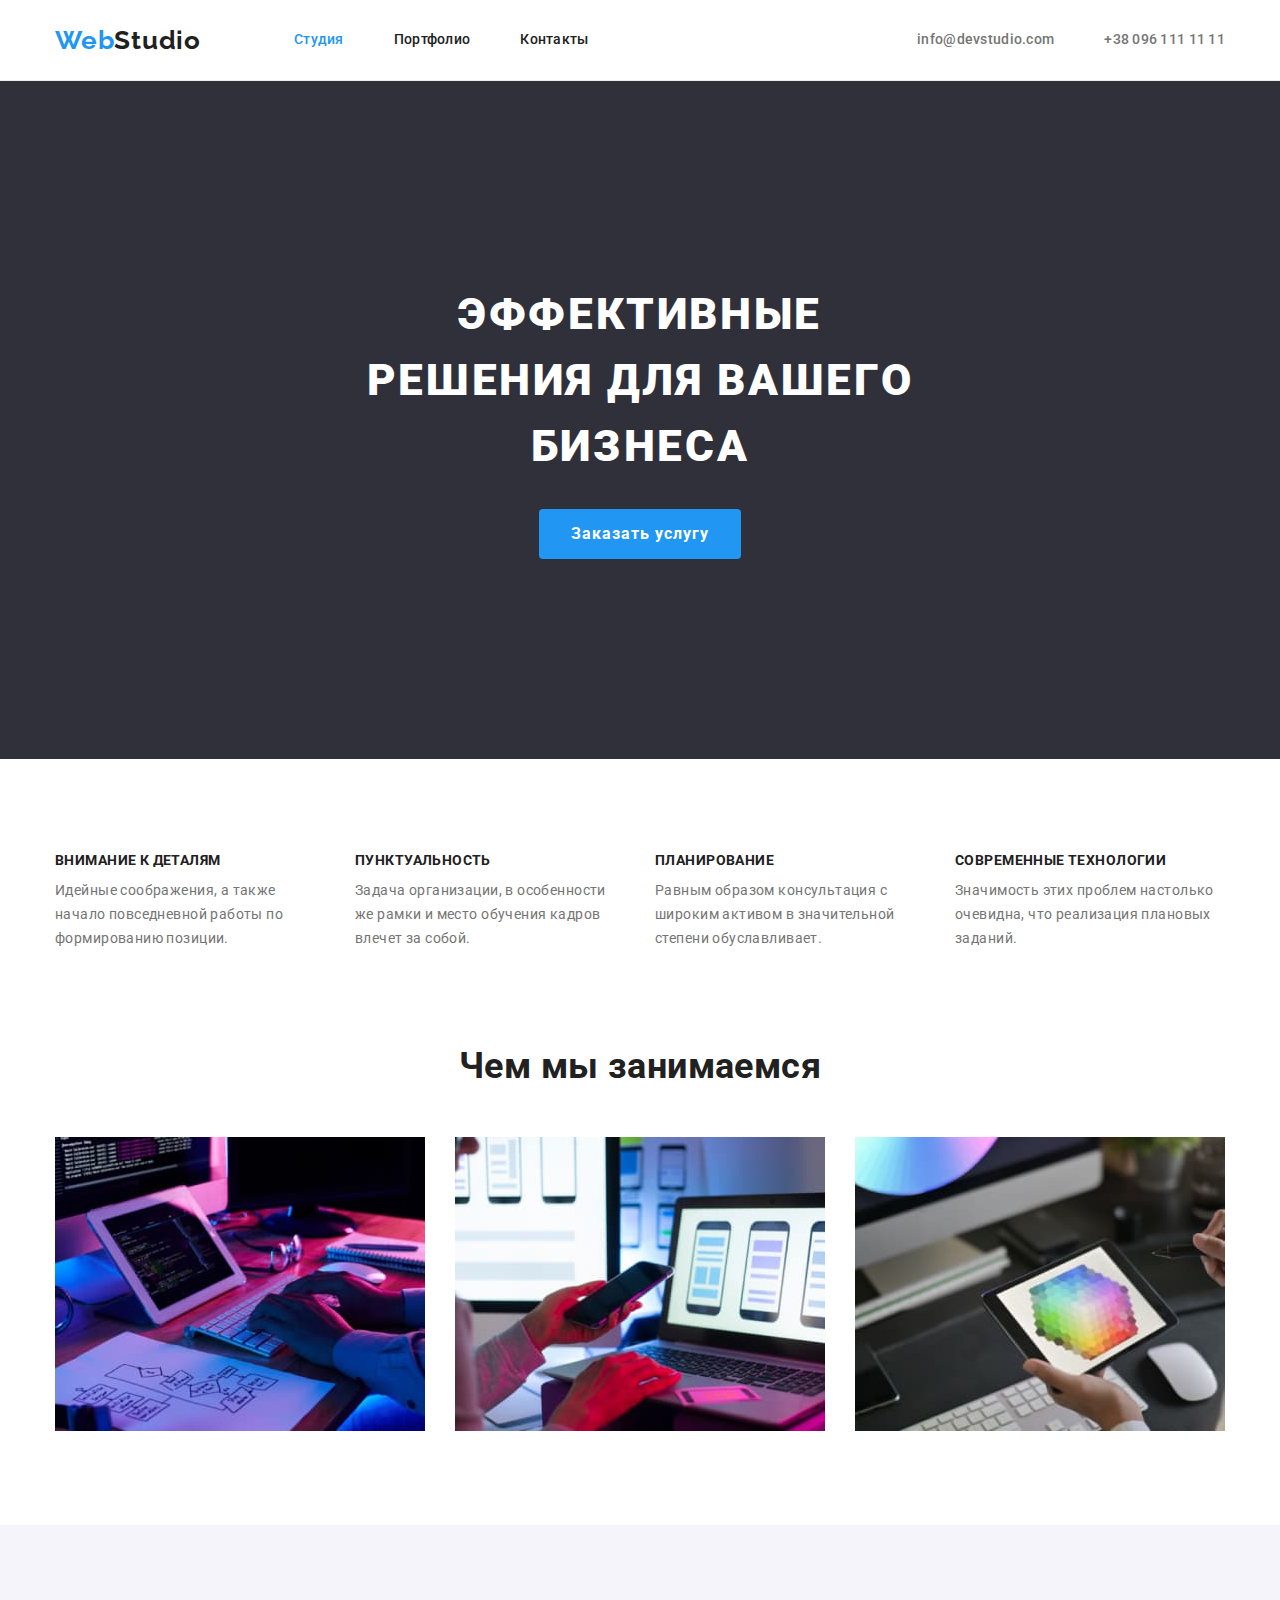
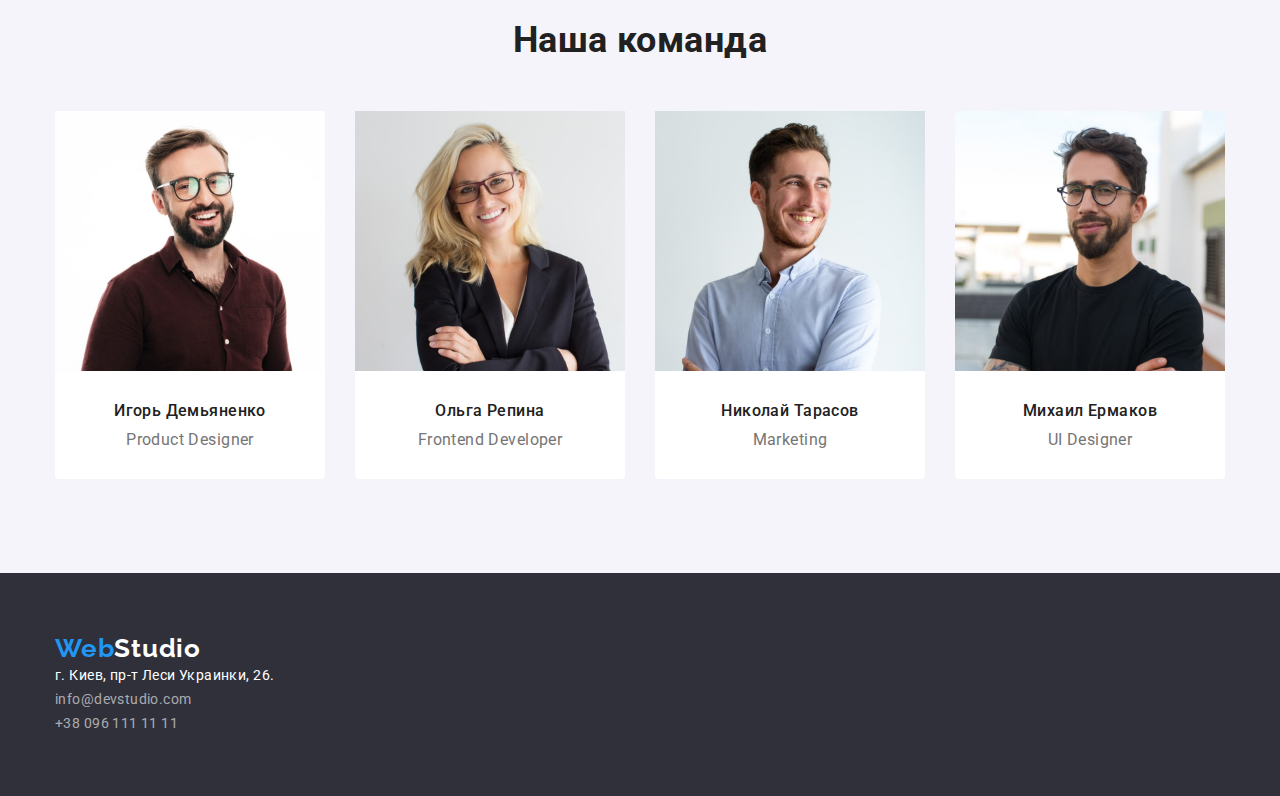
<file: index.html>
<!DOCTYPE html>
<html lang="ru">
  <head>
    <meta charset="UTF-8" />
    <meta http-equiv="X-UA-Compatible" content="IE=edge" />
    <meta name="viewport" content="width=device-width, initial-scale=1.0" />

    <title>Web Studio</title>
    <link
      href="https://fonts.googleapis.com/css2?family=Raleway:wght@700&family=Roboto:wght@400;500;700;900&display=swap"
      rel="stylesheet"
    />
    <link
      rel="stylesheet"
      href="https://cdnjs.cloudflare.com/ajax/libs/modern-normalize/0.6.0/modern-normalize.min.css"
    />
    <link rel="stylesheet" href="./css/styles.css" />
  </head>
  <body>
    <!-- Шапка -->
    <header class="header">
      <nav class="main-nav container">
        <a href="./index.html" class="logo"
          ><span class="logo-web">Web</span>Studio</a
        >

        <ul class="site-nav list">
          <li class="item"><a href="" class="link current">Студия</a></li>
          <li class="item">
            <a href="./portfolio.html" class="link">Портфолио</a>
          </li>
          <li class="item"><a href="" class="link">Контакты</a></li>
        </ul>

        <ul class="contact-header list">
          <li class="item">
            <a href="mailto:info@devstudio.com" class="link"
              >info@devstudio.com</a
            >
          </li>
          <li class="item">
            <a href="tel:+380961111111" class="link">+38 096 111 11 11</a>
          </li>
        </ul>
      </nav>
    </header>

    <main>
      <!-- Герой -->
      <section class="section-hero">
        <div class="container">
          <h1 class="hero-title">Эффективные решения для вашего бизнеса</h1>
          <!-- <a href="" class="button primary">Заказать услугу</a> -->
          <button type="button" class="button primary">Заказать услугу</button>
        </div>
      </section>

      <!-- Преимущества -->
      <section class="section">
        <div class="container">
          <h2 class="section-title visually-hidden">Преимущества</h2>

          <ul class="advantages-list list">
            <li class="item">
              <h3 class="title">Внимание к деталям</h3>
              <p class="text">
                Идейные соображения, а также начало повседневной работы по
                формированию позиции.
              </p>
            </li>
            <li class="item">
              <h3 class="title">Пунктуальность</h3>
              <p class="text">
                Задача организации, в особенности же рамки и место обучения
                кадров влечет за собой.
              </p>
            </li>
            <li class="item">
              <h3 class="title">Планирование</h3>
              <p class="text">
                Равным образом консультация с широким активом в значительной
                степени обуславливает.
              </p>
            </li>
            <li class="item">
              <h3 class="title">Современные технологии</h3>
              <p class="text">
                Значимость этих проблем настолько очевидна, что реализация
                плановых заданий.
              </p>
            </li>
          </ul>
        </div>
      </section>

      <!-- Рабочий процесс -->
      <section class="section">
        <div class="container">
          <h2 class="section-title">Чем мы занимаемся</h2>
          <ul class="work-list list">
            <li class="item">
              <img
                src="./images/laptop.jpg"
                alt="Человек набирает код"
                width="370"
              />
            </li>
            <li class="item">
              <img
                src="./images/phone.jpg"
                alt="Телефон на фоне ноутбука"
                width="370"
              />
            </li>
            <li class="item">
              <img
                src="./images/сolor_palette.jpg"
                alt="Цифровая палитра красок"
                width="370"
              />
            </li>
          </ul>
        </div>
      </section>

      <!-- Команда -->
      <section class="section team">
        <div class="container">
          <h2 class="section-title team">Наша команда</h2>

          <ul class="team-list list">
            <li class="item">
              <img
                src="./images/Igor.jpg"
                alt="Игорь Демьяненко Product Designer"
                width="270"
              />
              <h3 class="title">Игорь Демьяненко</h3>
              <p class="text">Product Designer</p>
            </li>

            <li class="item">
              <img
                src="./images/Olga.jpg"
                alt="Ольга Репина Frontend Developer"
                width="270"
              />
              <h3 class="title">Ольга Репина</h3>
              <p class="text">Frontend Developer</p>
            </li>

            <li class="item">
              <img
                src="./images/Nikolay.jpg"
                alt="Николай Тарасов Marketing"
                width="270"
              />
              <h3 class="title">Николай Тарасов</h3>
              <p class="text">Marketing</p>
            </li>

            <li class="item">
              <img
                src="./images/Mihail.jpg"
                alt="Михаил Ермаков UI Designer"
                width="270"
              />
              <h3 class="title">Михаил Ермаков</h3>
              <p class="text">UI Designer</p>
            </li>
          </ul>
        </div>
      </section>
    </main>

    <!-- Футер -->
    <footer class="footer">
      <div class="container">
        <a href="./index.html" class="logo"
          ><span class="logo-web">Web</span
          ><span class="logo-studio">Studio</span></a
        >
        <!-- Адресс -->
        <address>
          <ul class="list">
            <li>
              <a
                href="https://goo.gl/maps/piqngm7oDQpEDh6u6"
                class="footer-adress"
                target="_blank"
                rel="noopener nofollow noreferrer"
                >г. Киев, пр-т Леси Украинки, 26.</a
              >
            </li>
            <li>
              <a href="mailto:info@devstudio.com" class="footer-mail"
                >info@devstudio.com</a
              >
            </li>
            <li>
              <a href="tel:+380961111111" class="footer-tel"
                >+38 096 111 11 11</a
              >
            </li>
          </ul>
        </address>
      </div>
    </footer>
  </body>
</html>
</file>
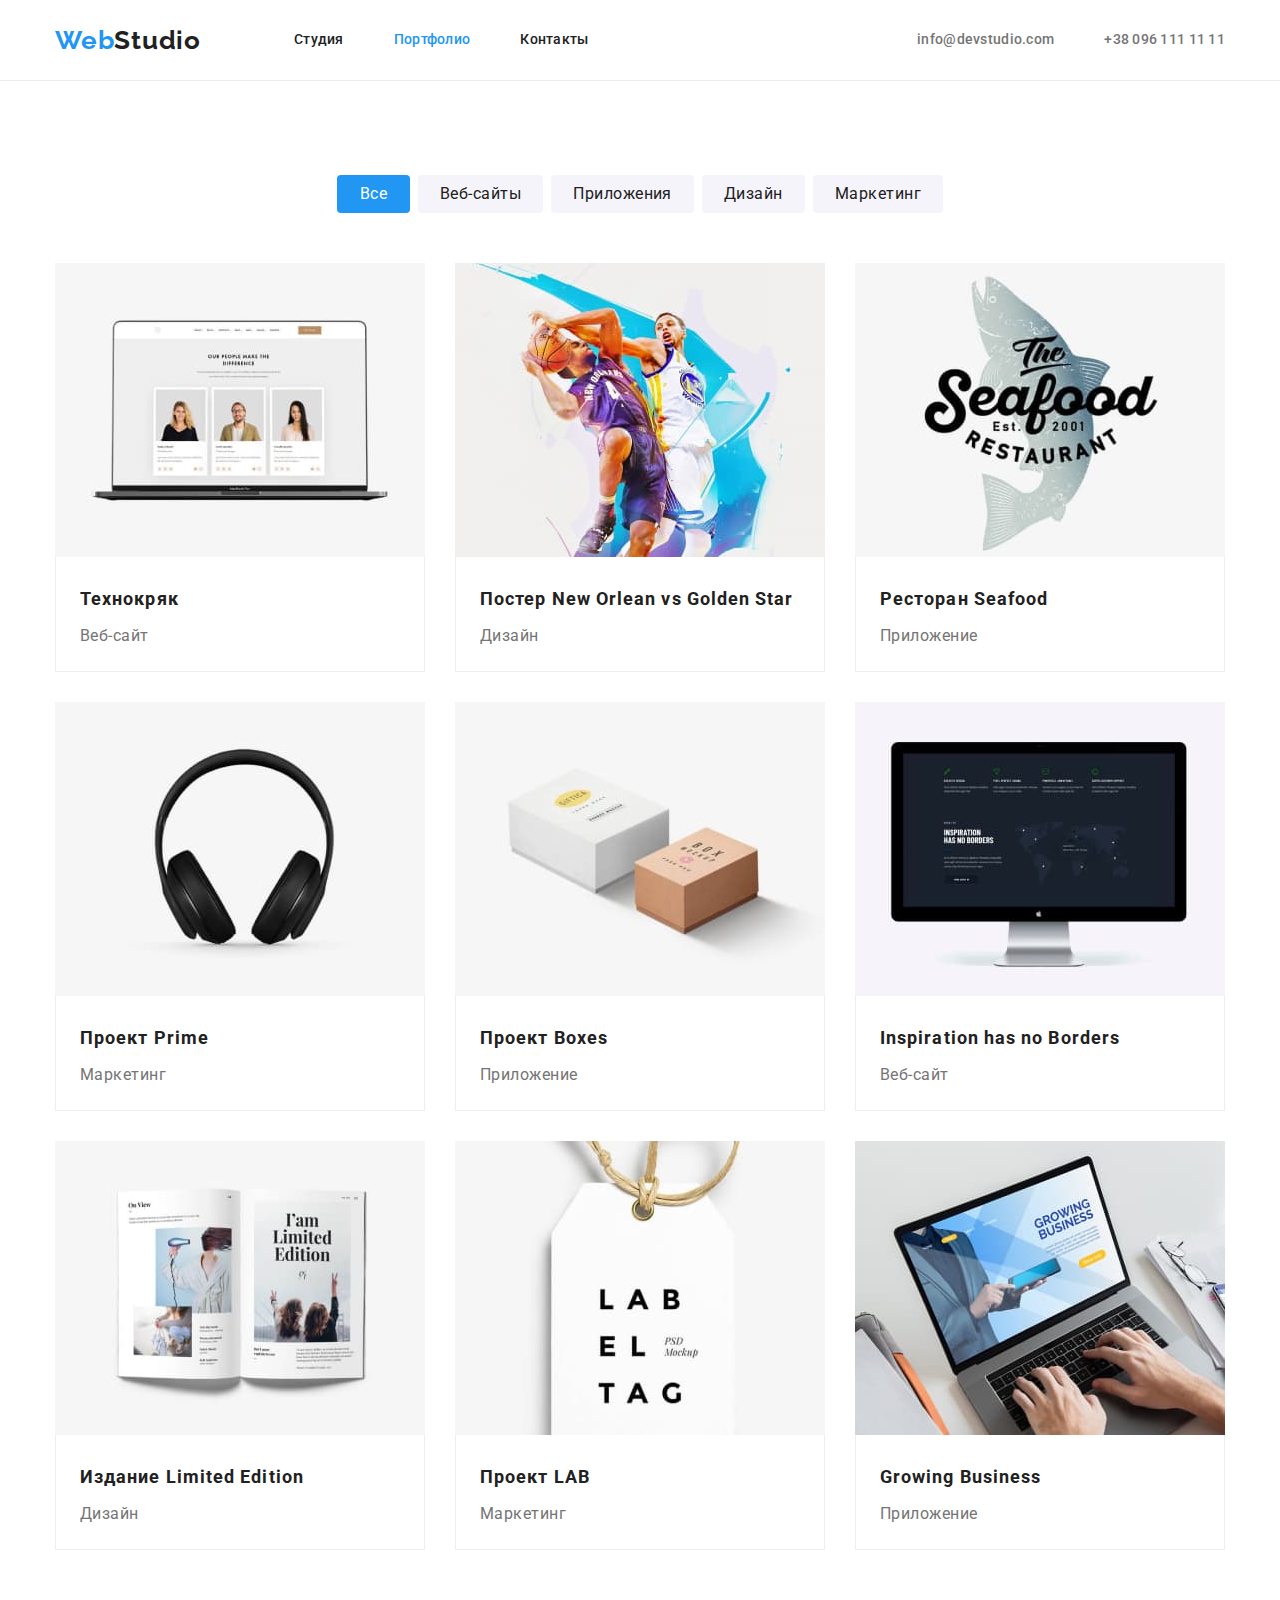
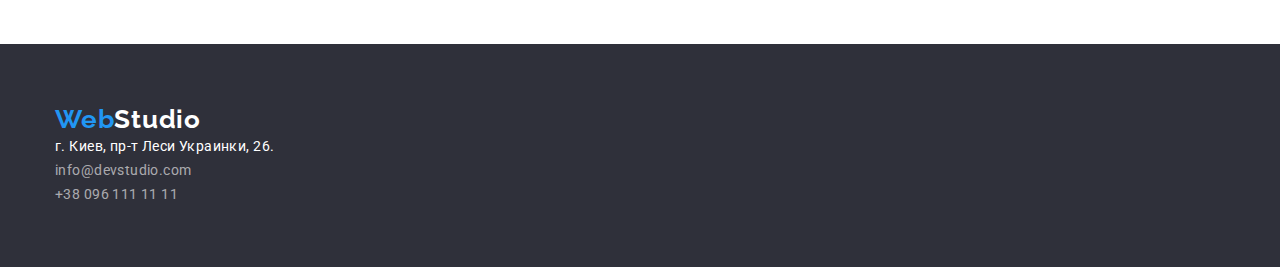
<file: portfolio.html>
<!DOCTYPE html>
<html lang="ru">
  <head>
    <meta charset="UTF-8" />
    <meta http-equiv="X-UA-Compatible" content="IE=edge" />
    <meta name="viewport" content="width=device-width, initial-scale=1.0" />
    <title>Portfolio</title>
    <link
      href="https://fonts.googleapis.com/css2?family=Raleway:wght@700&family=Roboto:wght@400;500;700;900&display=swap"
      rel="stylesheet"
    />
    <link
      rel="stylesheet"
      href="https://cdnjs.cloudflare.com/ajax/libs/modern-normalize/0.6.0/modern-normalize.min.css"
    />
    <link rel="stylesheet" href="./css/styles.css" />
  </head>
  <body>
    <!-- Шапка -->
    <header class="header">
      <nav class="main-nav container">
        <a href="./index.html" class="logo"
          ><span class="logo-web">Web</span>Studio</a
        >

        <ul class="site-nav list">
          <li class="item"><a href="./index.html" class="link">Студия</a></li>
          <li class="item">
            <a href="./portfolio.html" class="link current">Портфолио</a>
          </li>
          <li class="item"><a href="" class="link">Контакты</a></li>
        </ul>

        <ul class="contact-header list">
          <li class="item">
            <a href="mailto:info@devstudio.com" class="link"
              >info@devstudio.com</a
            >
          </li>
          <li class="item">
            <a href="tel:+380961111111" class="link">+38 096 111 11 11</a>
          </li>
        </ul>
      </nav>
    </header>

    <main>
      <!-- Портфолио -->
      <section class="section portfolio">
        <div class="container">
          <h1 class="section-title visually-hidden">Портфолио</h1>
          <ul class="portfolio-filter list">
            <li class="item">
              <button type="button" class="button primary-filter">Все</button>
            </li>
            <li class="item">
              <button type="button" class="button">Веб-сайты</button>
            </li>
            <li class="item">
              <button type="button" class="button">Приложения</button>
            </li>
            <li class="item">
              <button type="button" class="button">Дизайн</button>
            </li>
            <li class="item">
              <button type="button" class="button">Маркетинг</button>
            </li>
          </ul>
        </div>

        <div class="container">
          <ul class="portfolio-list list">
            <li class="item">
              <a href="" class="link">
                <img
                  src="./images/technocrack.jpg"
                  alt="Сайт с фотографиями людей"
                  width="370"
                />
                <div class="description">
                  <h2 class="title">Технокряк</h2>
                  <p class="text">Веб-сайт</p>
                </div>
              </a>
            </li>

            <li class="item">
              <a href="" class="link">
                <img
                  src="./images/poster.jpg"
                  alt="<Баскетболисты>"
                  width="370"
                />
                <div class="description">
                  <h2 class="title">Постер New Orlean vs Golden Star</h2>
                  <p class="text">Дизайн</p>
                </div>
              </a>
            </li>

            <li class="item">
              <a href="" class="link">
                <img
                  src="./images/seafood.jpg"
                  alt="Лого ресторана с рыбой"
                  width="370"
                />
                <div class="description">
                  <h2 class="title">Ресторан Seafood</h2>
                  <p class="text">Приложение</p>
                </div>
              </a>
            </li>

            <li class="item">
              <a href="" class="link">
                <img src="./images/prj_prime.jpg" alt="Наушники" width="370" />
                <div class="description">
                  <h2 class="title">Проект Prime</h2>
                  <p class="text">Маркетинг</p>
                </div>
              </a>
            </li>

            <li class="item">
              <a href="" class="link">
                <img src="./images/prj_box.jpg" alt="Две коробки" width="370" />
                <div class="description">
                  <h2 class="title">Проект Boxes</h2>
                  <p class="text">Приложение</p>
                </div>
              </a>
            </li>

            <li class="item">
              <a href="" class="link">
                <img
                  src="./images/inspiration.jpg"
                  alt="Монитор с сайтом"
                  width="370"
                />
                <div class="description">
                  <h2 class="title">Inspiration has no Borders</h2>
                  <p class="text">Веб-сайт</p>
                </div>
              </a>
            </li>

            <li class="item">
              <a href="" class="link">
                <img
                  src="./images/limited_edition.jpg"
                  alt="Журнал"
                  width="370"
                />
                <div class="description">
                  <h2 class="title">Издание Limited Edition</h2>
                  <p class="text">Дизайн</p>
                </div>
              </a>
            </li>

            <li class="item">
              <a href="" class="link">
                <img src="./images/prj_lab.jpg" alt="Экикетка" width="370" />
                <div class="description">
                  <h2 class="title">Проект LAB</h2>
                  <p class="text">Маркетинг</p>
                </div>
              </a>
            </li>

            <li class="item">
              <a href="" class="link">
                <img
                  src="./images/growing_business.jpg"
                  alt="Ноутбук"
                  width="370"
                />
                <div class="description">
                  <h2 class="title">Growing Business</h2>
                  <p class="text">Приложение</p>
                </div>
              </a>
            </li>
          </ul>
        </div>
      </section>
    </main>

    <!-- Футер -->
    <footer class="footer">
      <div class="container">
        <a href="./index.html" class="logo"
          ><span class="logo-web">Web</span
          ><span class="logo-studio">Studio</span></a
        >
        <!-- Адресс -->
        <address>
          <ul class="list">
            <li>
              <a
                href="https://goo.gl/maps/piqngm7oDQpEDh6u6"
                class="footer-adress"
                target="_blank"
                rel="noopener nofollow noreferrer"
                >г. Киев, пр-т Леси Украинки, 26.</a
              >
            </li>
            <li>
              <a href="mailto:info@devstudio.com" class="footer-mail"
                >info@devstudio.com</a
              >
            </li>
            <li>
              <a href="tel:+380961111111" class="footer-tel"
                >+38 096 111 11 11</a
              >
            </li>
          </ul>
        </address>
      </div>
    </footer>
  </body>
</html>
</file>
<file: css/styles.css>
html {
    box-sizing: border-box;
}

*,
*::after,
*::before {
    box-sizing: inherit;
}

/* цвет основного текста #212121 */
/* вторичный цвет #757575 */
/*белый #FFFFFF  */
/* акцент #2196F3; */
/* подвал rgba(255, 255, 255, 0.6) */
/* вторичный цвет фона #2F303A; */
/* фон неактивной кнопки #F5F4FA*/
/* цвет рамки карточек #EEEEEE*/
/* цвет нижней рамки хедера #ECECEC */

:root {
    --primary-text-color: #212121;
    --secondary-text-color: #757575;
    --accent-color: #2196F3;
    --primary-white-color: #FFFFFF;
    --footer-color: rgba(255, 255, 255, 0.6);
    --secondary-bg-color: #2F303A;
    --button-bg-color: #F5F4FA;
    --border-card-color: #EEEEEE;
    --border-header-color: #ECECEC;
}

body {
    background-color: var(--primary-white-color);
    color: var(--primary-text-color);

    font-family: "Roboto", sans-serif; 
    font-size: 14px;
    letter-spacing: 0.03em;
}

/* Утиилиты */
.container {
    margin-left: auto;
    margin-right: auto;
    width: 1200px;
    padding-left: 15px;
    padding-right: 15px;
    /* outline: 2px solid tomato; */
}

.list {
    padding: 0;
    margin: 0;
    list-style: none;
}

.link {
    text-decoration: none;
    color: inherit;
}

img {
    display: block;
    max-width: 100%;
    height: auto;
}

/* main-nav */
.main-nav{
    display: flex;
    align-items: center;
}

/* Logo */
.logo {

    color: var(--primary-text-color);
    font-family: Raleway, cursive;
    font-weight: 700;
    font-size: 26px;
    line-height: 1.19;
    letter-spacing: 0.03em;

    text-decoration: none;
}

.logo-web {
    color: var(--accent-color);
}

/* site nav */
.site-nav {
    display: flex;
    margin-left: 93px;
}

.site-nav .item:not(:last-child) {
    margin-right: 50px;
}

.site-nav .link:hover,
.site-nav .link:focus {
    color: var(--accent-color);
}

.site-nav .link {
    display: block;
    padding-top: 32px;
    padding-bottom: 32px;

    color: var(--primary-text-color);
    font-weight: 500;
    line-height: 1.14;
    letter-spacing: 0.02em;
}

.site-nav .link.current {
    color: var(--accent-color);
}

.contact-header .link:hover,
.contact-header .link:focus {
    color: var(--accent-color);
}

.contact-header {
    display: flex;
    margin-left: auto;
}

.contact-header .item:not(:last-child) {
    margin-right: 50px;
}

.contact-header .link {

    display: block;
    padding-top: 32px;
    padding-bottom: 32px;

    color: var(--secondary-text-color);
    font-weight: 500;
    line-height: 1.14;
    letter-spacing: 0.02em;
}

.header {
    border-bottom-width: 1px;
    border-bottom-style: solid;
    border-bottom-color: #ECECEC;
}

/* hero */
.section-hero {

    padding-top: 200px;
    padding-bottom: 200px;

    background-color: var(--secondary-bg-color);
    text-align: center;
}

.section {
    padding-top: 94px;
    padding-bottom: 94px;
}

.section +.section{
    padding-top: 0px;
}

.section-title {
    margin-top: 0;
    margin-bottom: 50px;

    font-size: 36px;
    line-height: 1.17;
    text-align: center;
}

.hero-title {
    margin-top: 0;
    margin-bottom: 30px;
    margin-right: 283px;
    margin-left: 283px;

    color: var(--primary-white-color);
    text-transform: uppercase;

    font-weight: 900;
    font-size: 44px;
    line-height: 1.5;
    /* text-align: center; */
    letter-spacing: 0.06em;
}

/* Button */
.button.primary {
    padding: 10px 32px;
    min-width: 200px;

    color: var(--primary-white-color);
    background-color: var(--accent-color);

    font-weight: 700;
    font-size: 16px;
    line-height: 1.88;
    letter-spacing: 0.06em;
}

.button.primary:hover,
.button.primary:focus {
    color: var(--primary-text-color);
}

.button {
    border-radius: 4px;
    padding: 6px 22px;
    min-width: 73px;
    border: none;


    color: var(--primary-text-color);
    background-color: var(--button-bg-color);

    cursor: pointer;
    font-family: inherit;

    font-size: 16px;
    line-height: 1.63;
    
    text-align: center;
    letter-spacing: 0.03em;
}

/* Advantages */
.visually-hidden {
    position: absolute;
    width: 1px;
    height: 1px;
    margin: -1px;
    border: 0;
    padding: 0;
    white-space: nowrap;
    clip-path: inset(100%);
    clip: rect(0 0 0 0);
    overflow: hidden;

}

.advantages-list {
    display: flex;
    flex-wrap: wrap;
}

.advantages-list .item {
    width: 270px;
}

.advantages-list .item:not(:last-child){
    margin-right: 30px;
}

.advantages-list .title{
    margin-top: 0;
    margin-bottom: 10px;

    text-transform: uppercase;

    font-size: 14px;
    line-height: 1.14;
}

.advantages-list .text{     
    margin-top: 0;
    margin-bottom: 0;

    color: var(--secondary-text-color);
    line-height: 1.71; 
}

.work-list {
    display: flex;
    flex-wrap: wrap;
    justify-content: space-between;
}

/* Team */

.team-list {
    display: flex;
    flex-wrap: wrap;
}

.team-list .item:not(:last-child) {
    margin-right: 30px;
}

.team-list .item{

    border-bottom-right-radius: 4px;
    border-bottom-left-radius: 4px;

    background-color: var(--primary-white-color);
}

.section.team{  
    padding-top: 94px;

    background-color: var(--button-bg-color);
}

.team-list .title {

    margin-top: 0;
    margin-bottom: 0;

    padding-top: 30px;
    padding-bottom: 10px;


    font-weight: 500;
    font-size: 16px;
    line-height: 1.19;
    text-align: center;
}

.team-list .text{

    margin-top: 0;
    margin-bottom: 0px;

    padding-bottom: 30px;

    color: var(--secondary-text-color);

    font-size: 16px;
    line-height: 1.19;  
    text-align: center;

}

/* Футер */
.footer {
    padding-top: 60px;
    padding-bottom: 60px;

    background-color: var(--secondary-bg-color);
}

.logo-studio {
    color: var(--primary-white-color);
}

.footer-adress{
    text-decoration: none;
    font-style: normal;

    color: var(--primary-white-color);
    
    font-weight: 400;
    line-height: 1.71;
    letter-spacing: 0.03em;
}

.footer-mail,
.footer-tel{
    text-decoration: none;
    font-style: normal;

    color: var(--footer-color);

    font-weight: 400;
    line-height: 1.71;    
    letter-spacing: 0.03em;
}

.footer-mail:hover,
.footer-mail:focus,
.footer-tel:hover,
.footer-tel:focus{
    color: var(--accent-color);
}

/* Portfolio */

.portfolio-filter {
    display: flex;
    justify-content: center;
    margin-bottom: 50px;
}

.portfolio-filter .item:not(:last-child) {
    margin-right: 8px;
}

.site-nav .link:hover,
.site-nav .link:focus {
    color: var(--accent-color);
}

.primary-filter {
    color: var(--primary-white-color);
    background-color: var(--accent-color);

    font-size: 16px;
    line-height: 1.63;

    text-align: center;
    letter-spacing: 0.03em;
}

.portfolio-filter .button.primary-filter:hover,
.portfolio-filter .button.primary-filter:focus {
    color: var(--primary-text-color);
}

.portfolio-filter .button:hover,
.portfolio-filter .button:focus {
    color: var(--primary-white-color);
    background-color: var(--accent-color);
}

.portfolio-list {
    display: flex;
    flex-wrap: wrap;
}

.portfolio-list .item {
    /* width: 370px; */
    width: calc((100% - 60px) / 3);
    margin-right: 30px;
}

.portfolio-list .item .description {
    border-right-width: 1px;
    border-right-style: solid;
    border-right-color: var(--border-card-color);
    
    border-bottom-width: 1px;
    border-bottom-style: solid;
    border-bottom-color: var(--border-card-color);
    
    border-left-width: 1px;
    border-left-style: solid;
    border-left-color: var(--border-card-color);

    padding-left: 24px;
}

.portfolio-list .item:nth-child(3n) {
    margin-right: 0;
}

.portfolio-list .item:not(:nth-last-child(-n + 3)) {
    margin-bottom: 30px;
}

.portfolio-list .title {
    margin-top: 0;
    margin-bottom: 4px;

    padding-top: 24px;

    color: var(--primary-text-color);

    font-size: 18px;
    line-height: 2;
    letter-spacing: 0.06em;
}

.portfolio-list .text{
    margin-top: 0;
    margin-bottom: 20px;


    color: var(--secondary-text-color);
    
    font-weight: 400;
    font-size: 16px;
    line-height: 1.88;
    letter-spacing: 0.03em;
}
</file>
